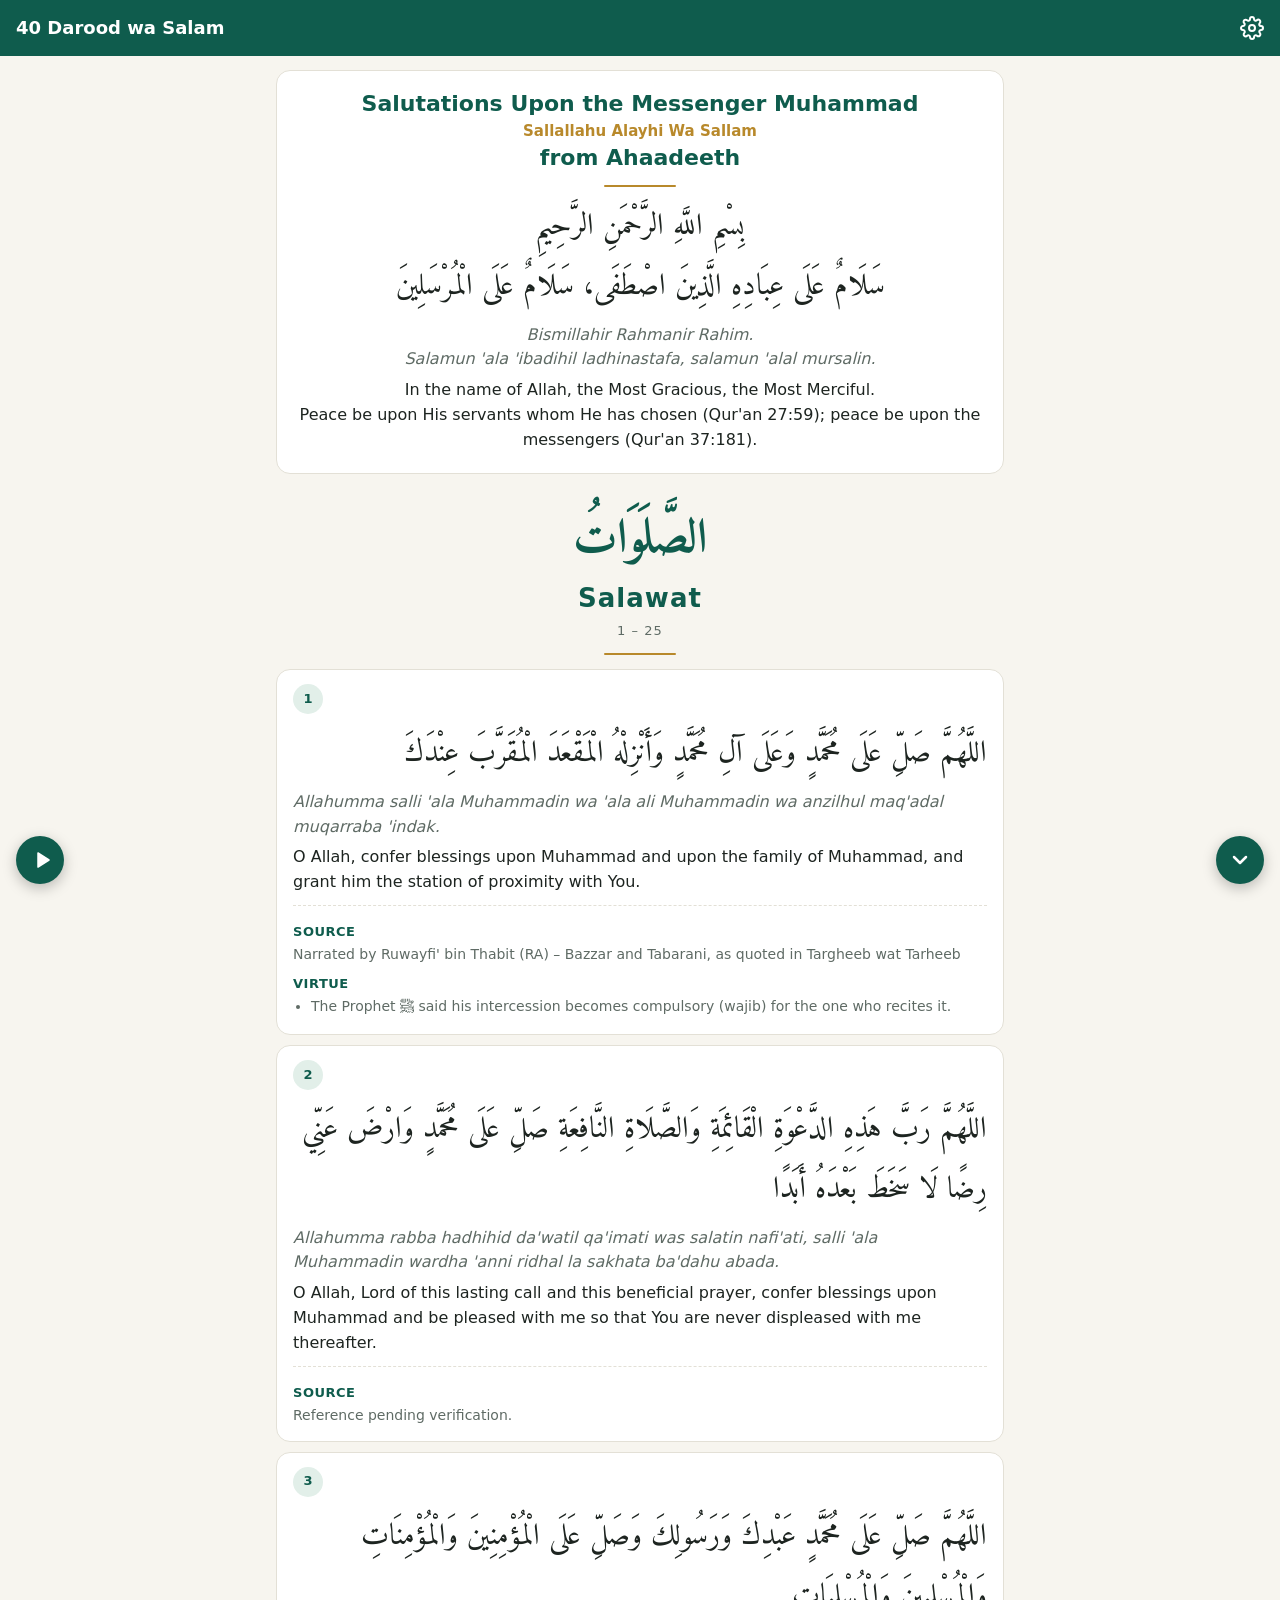
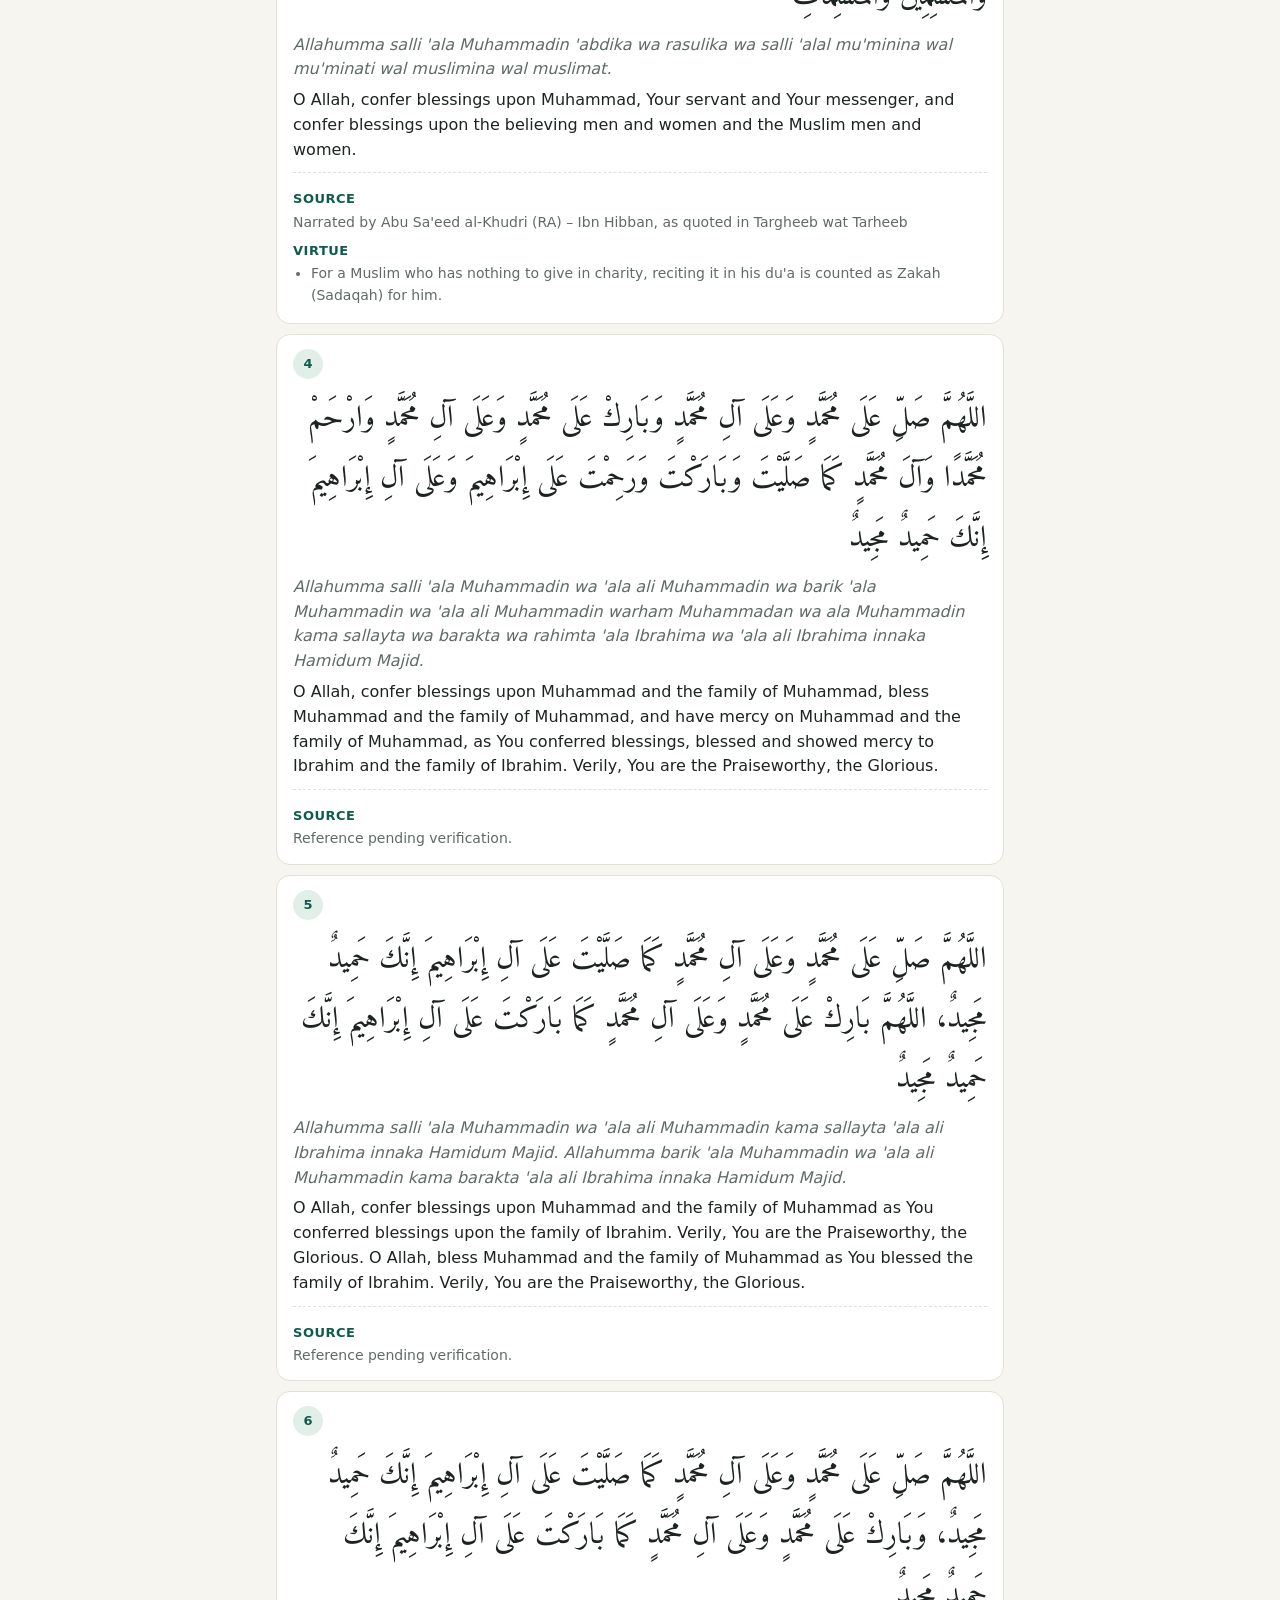
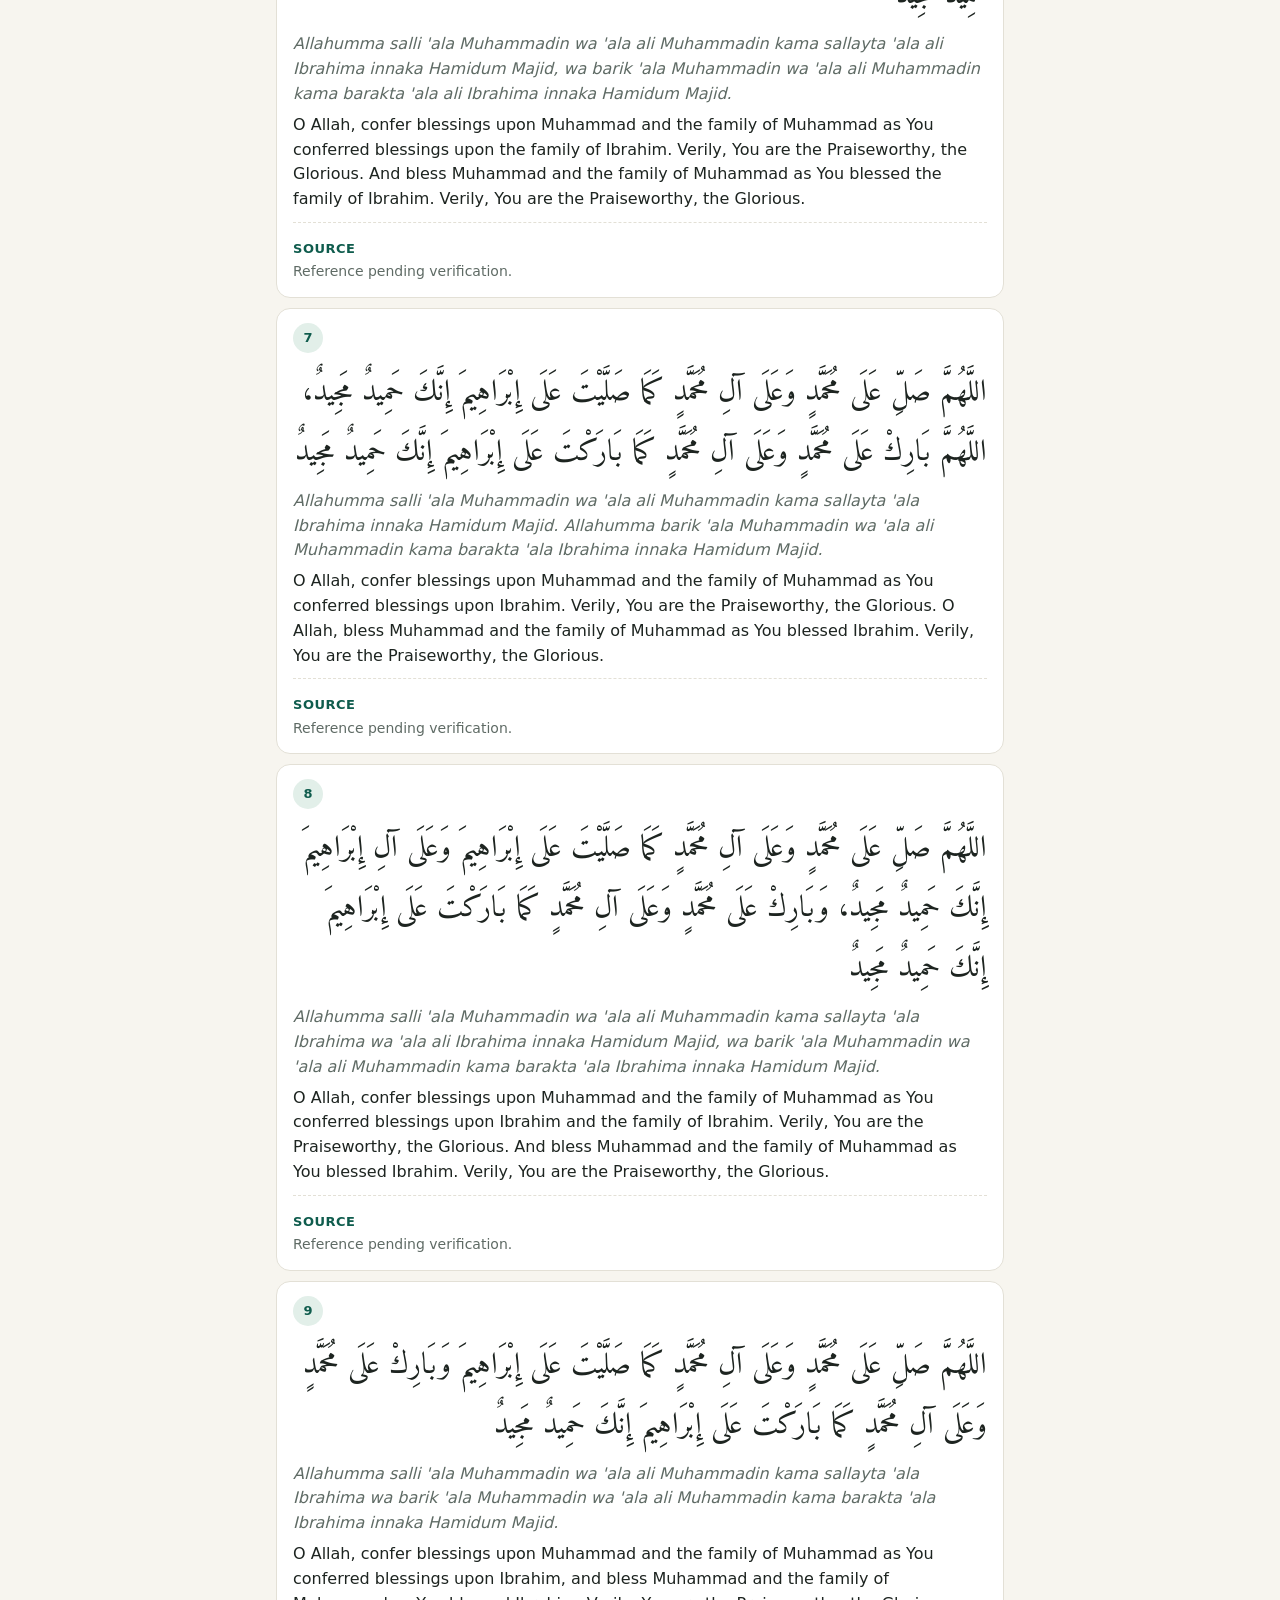
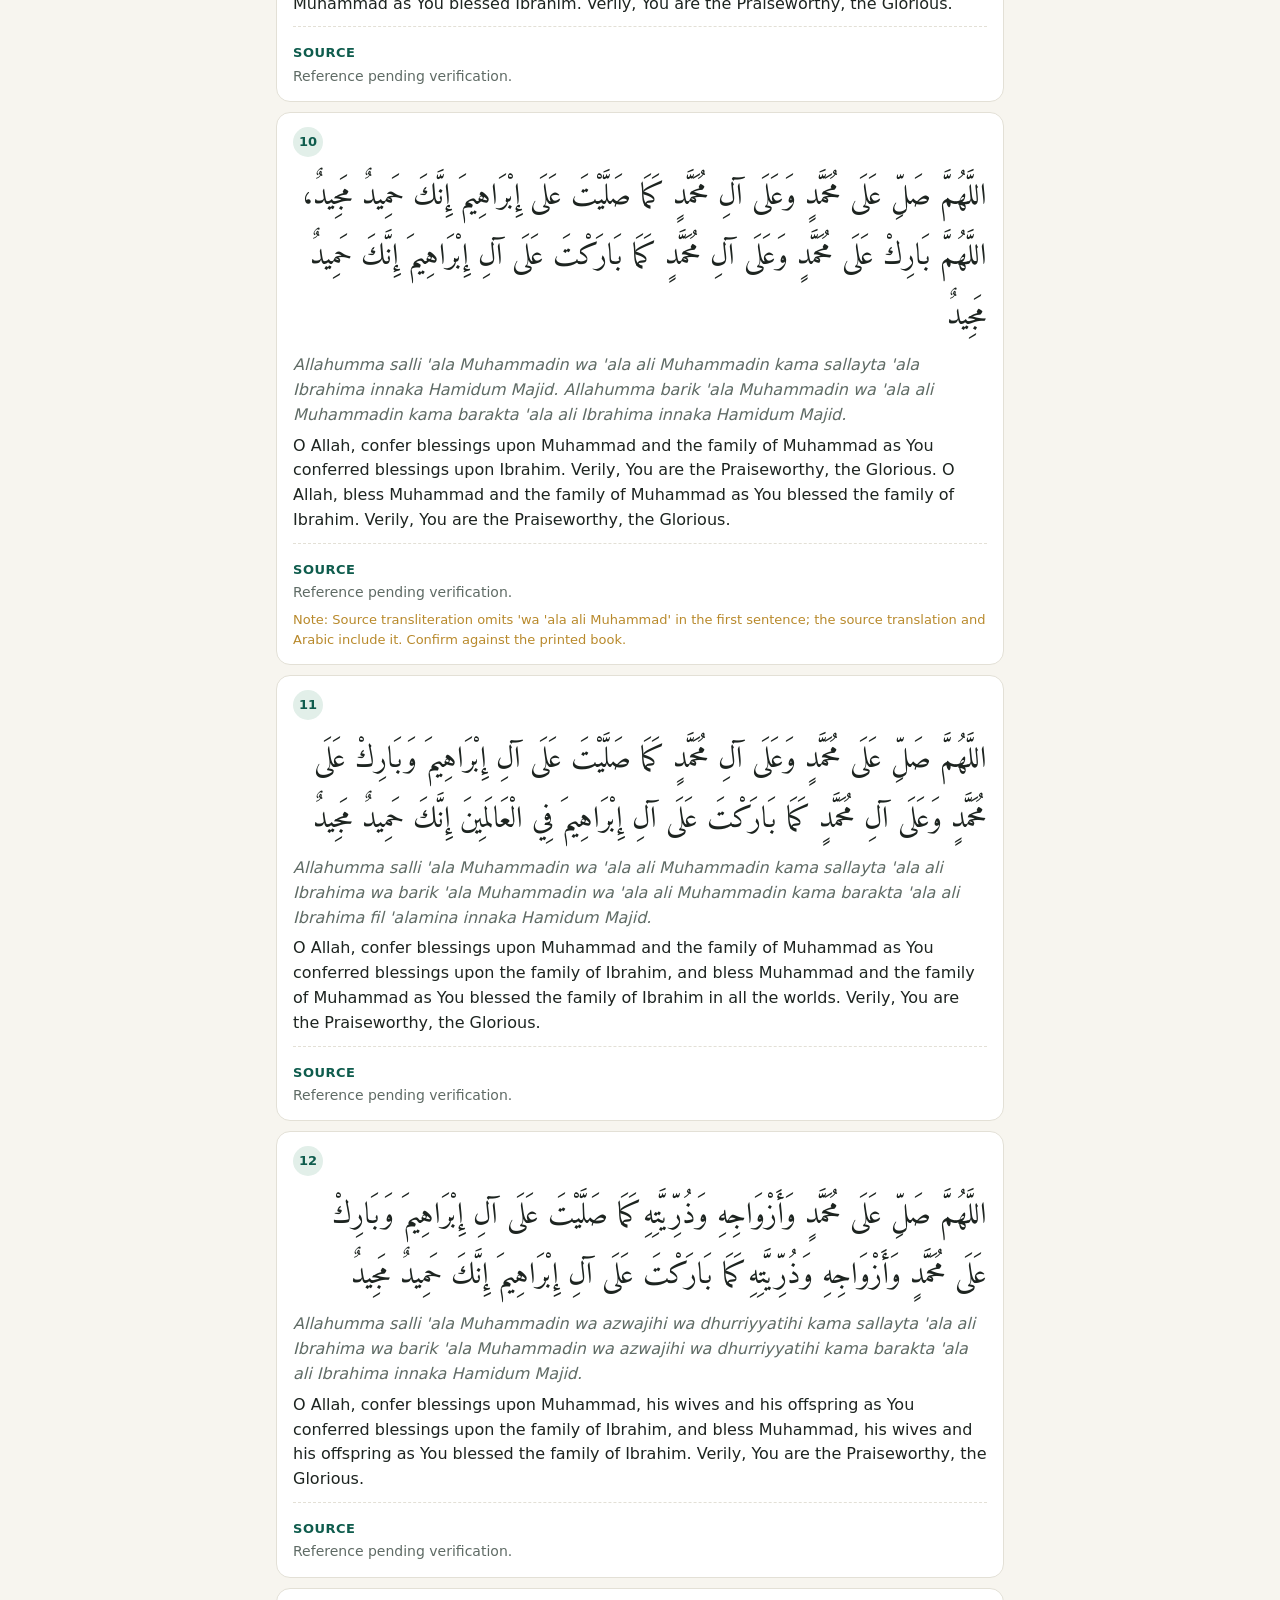
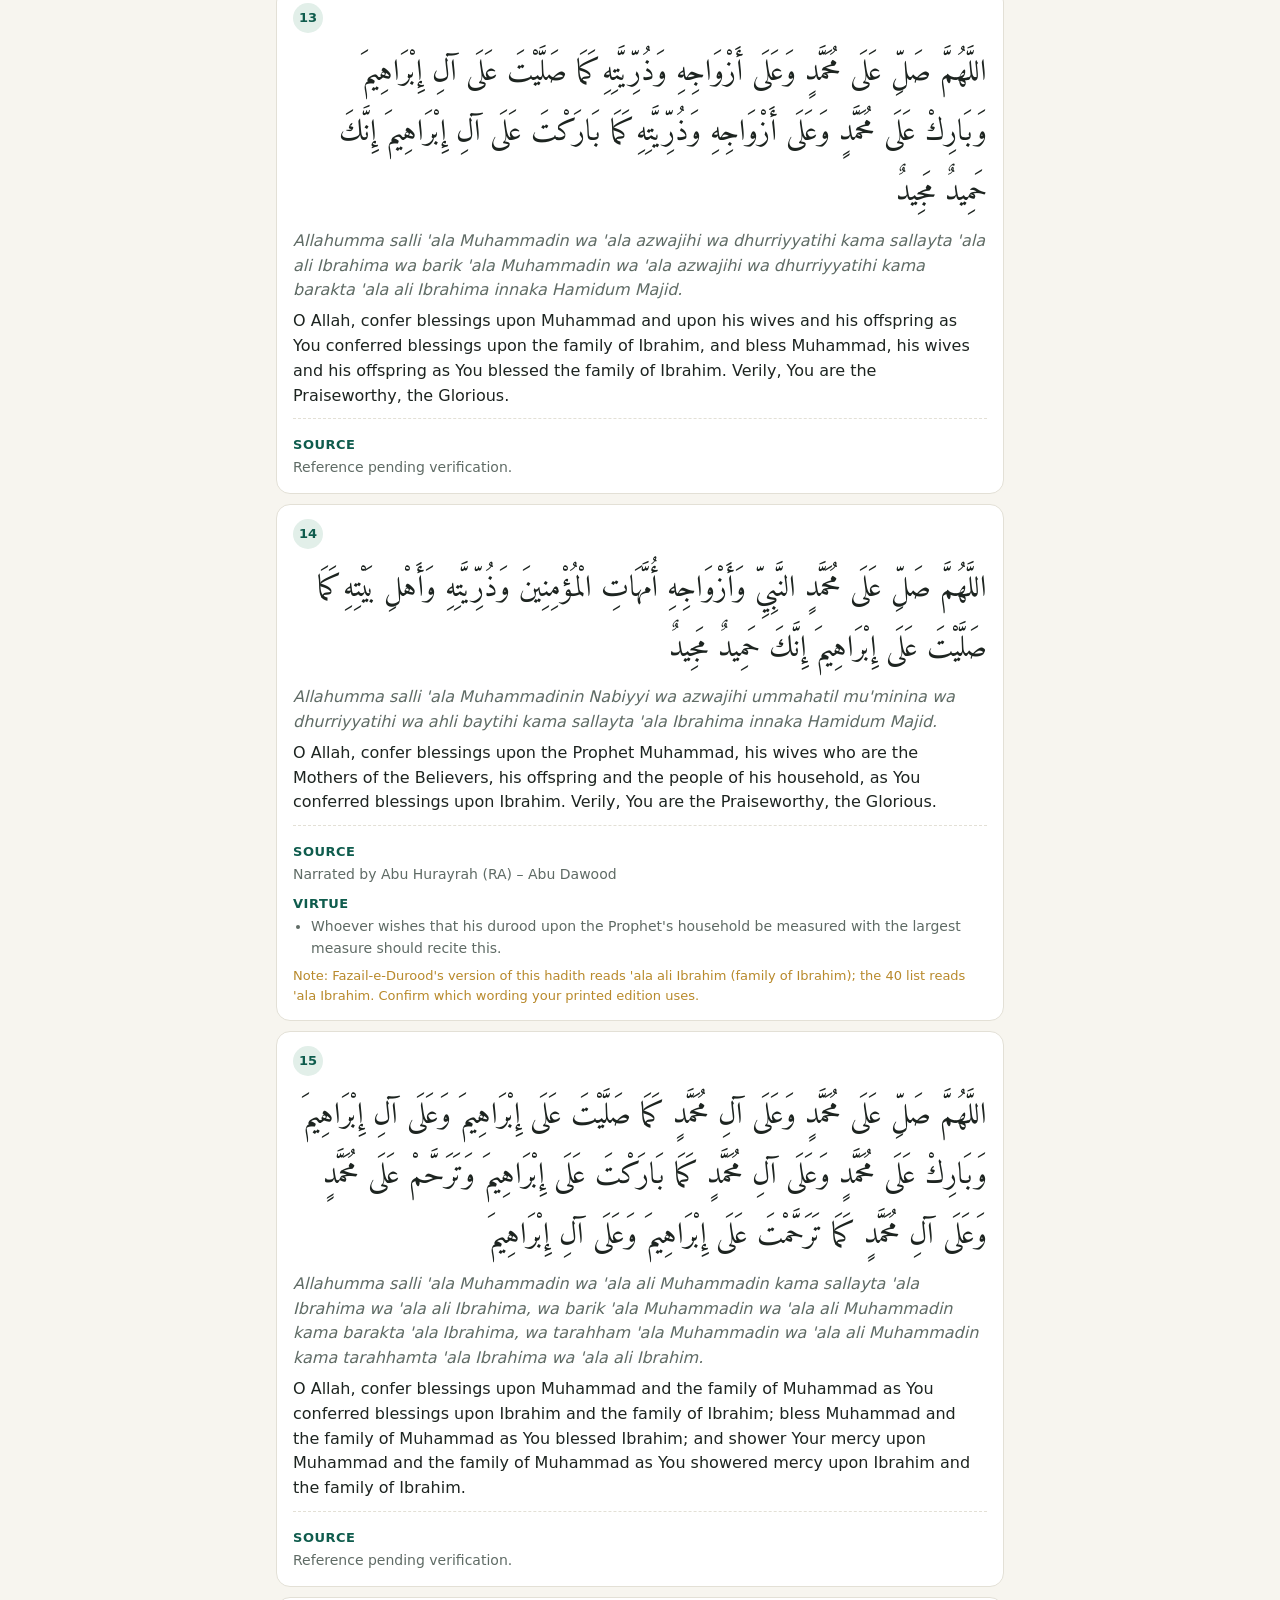
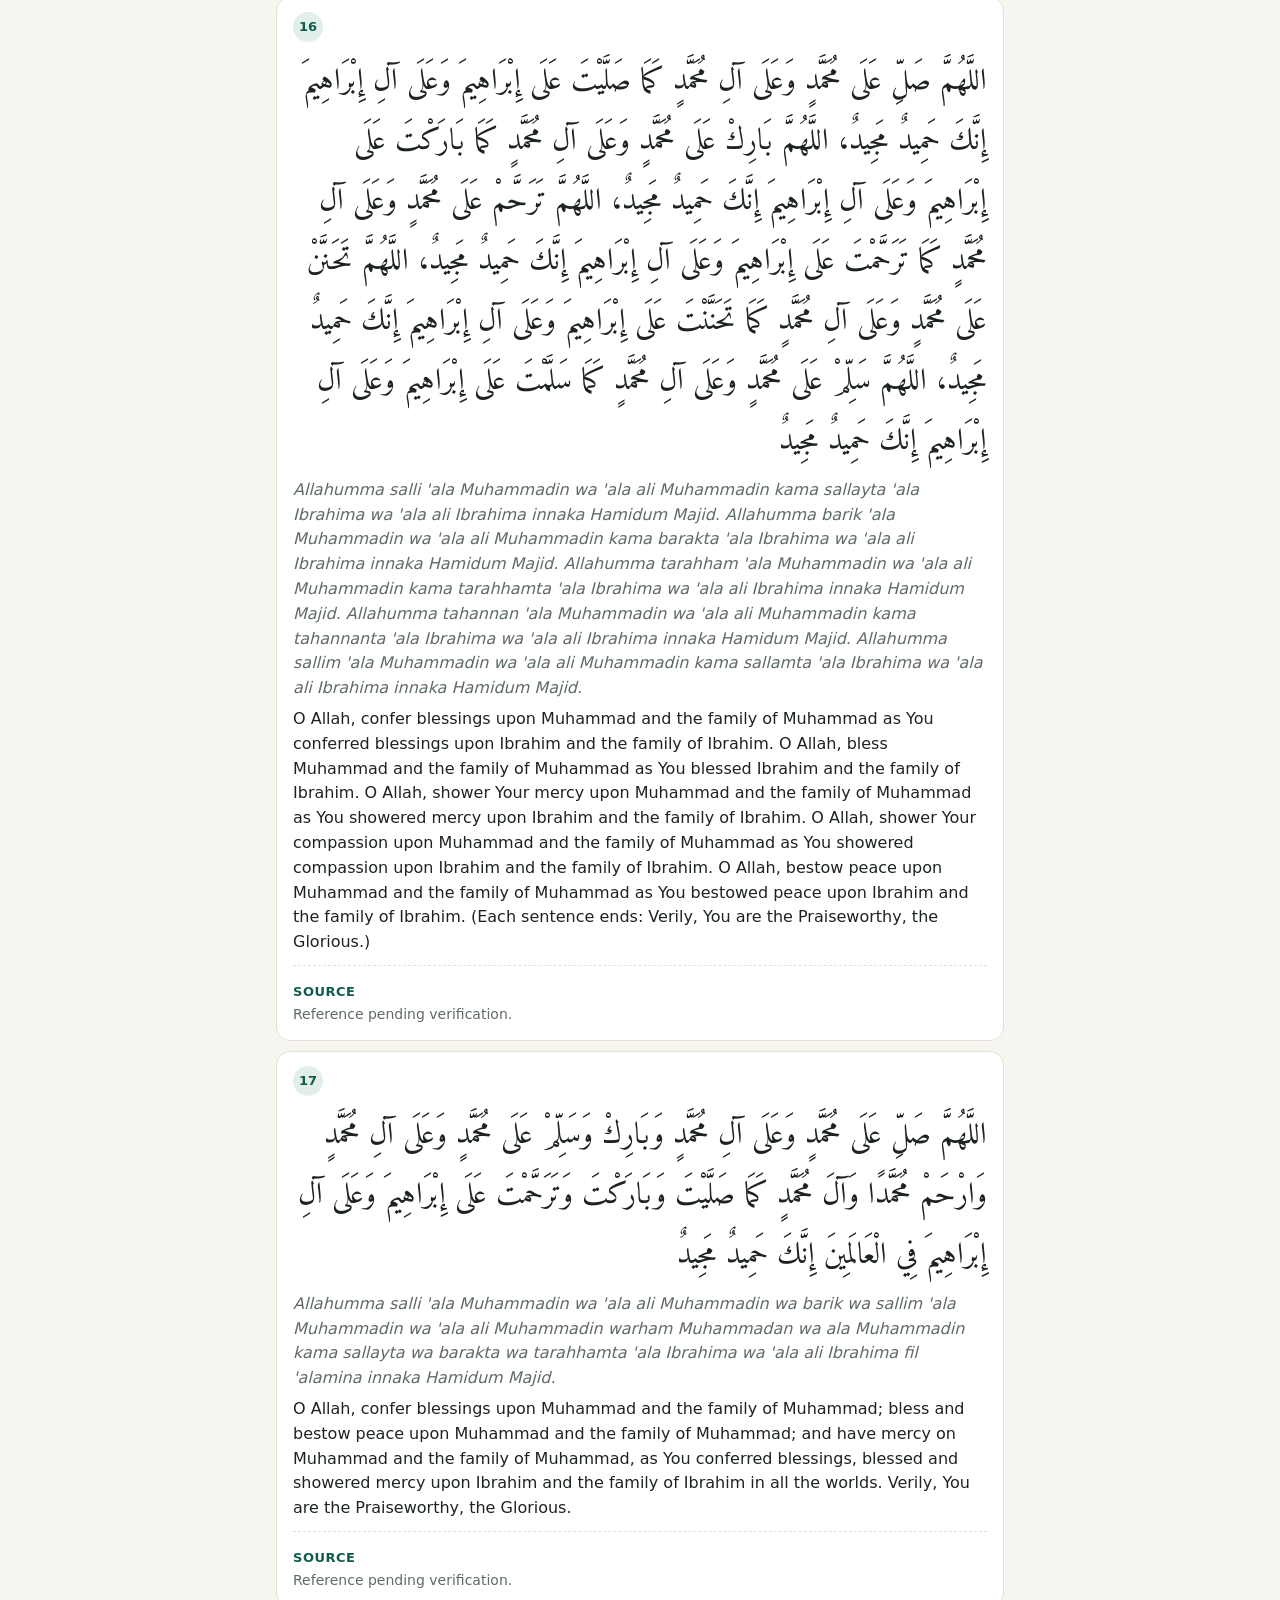
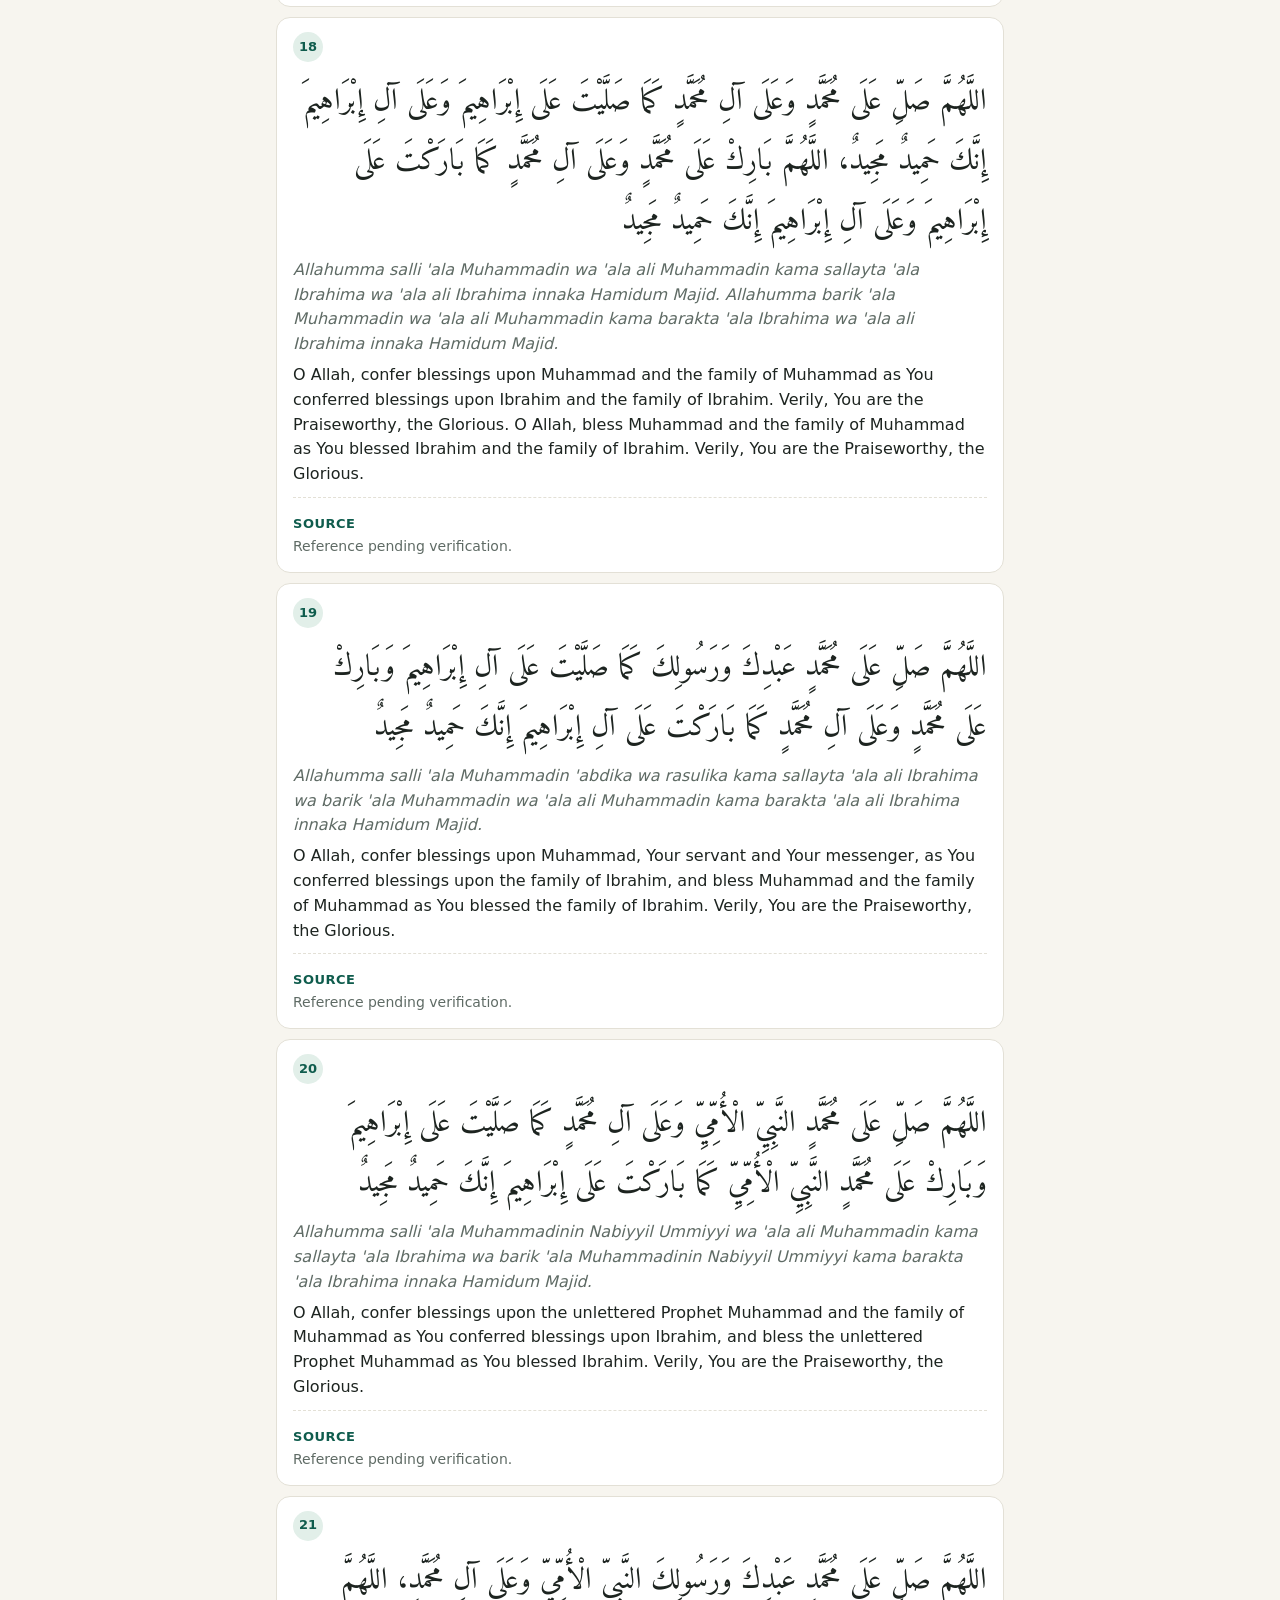
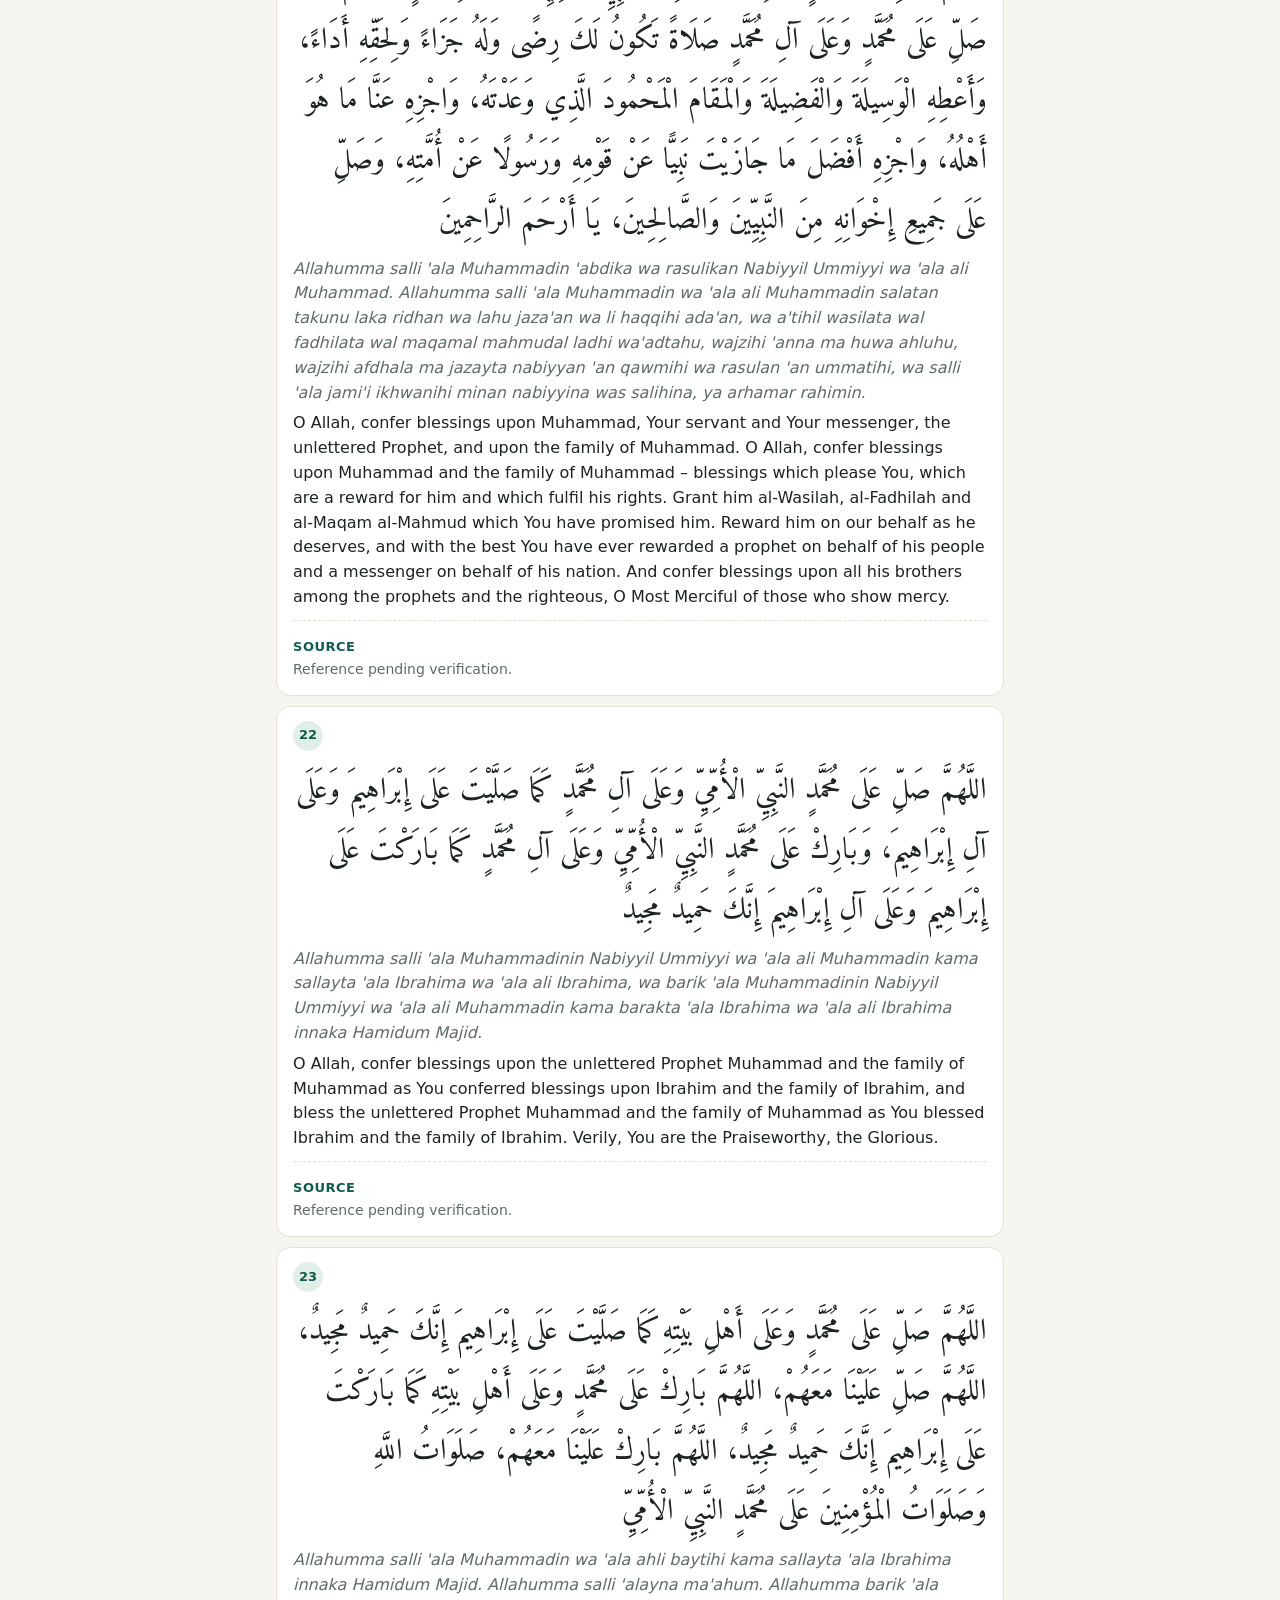
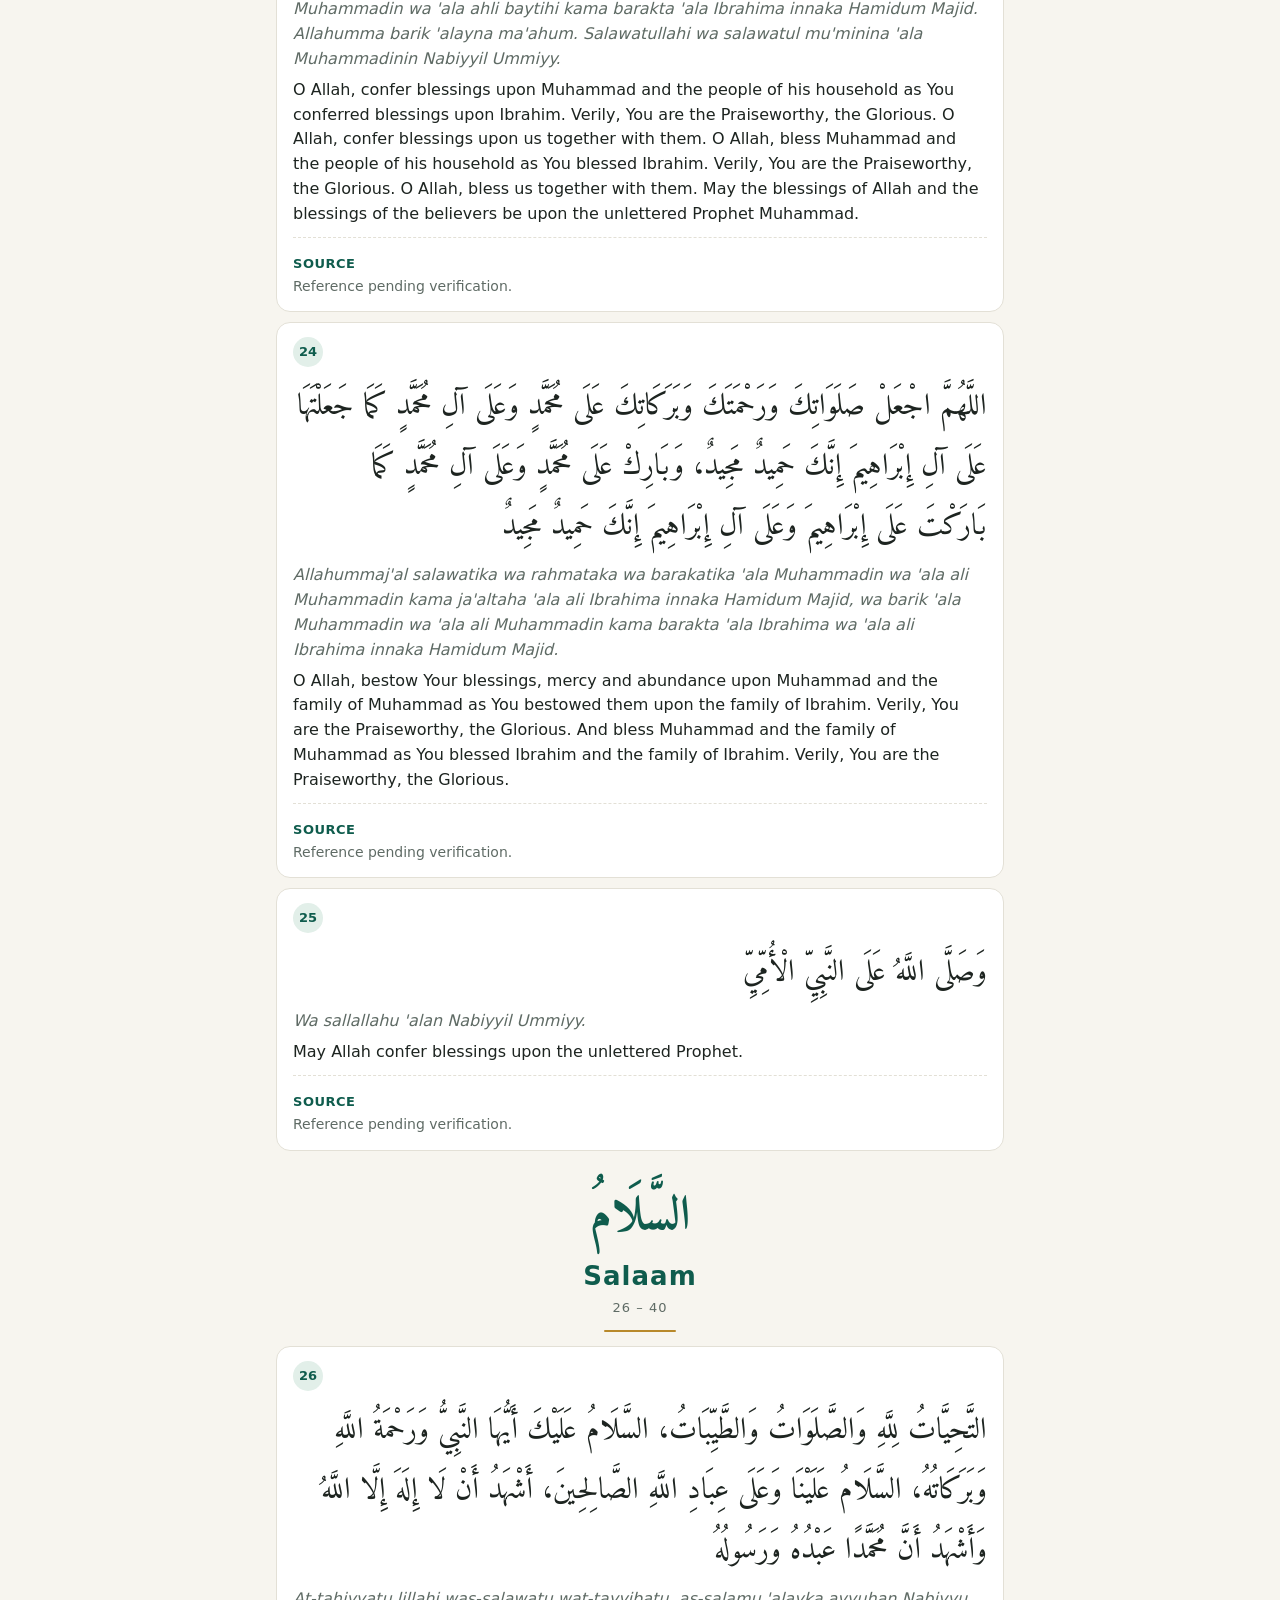
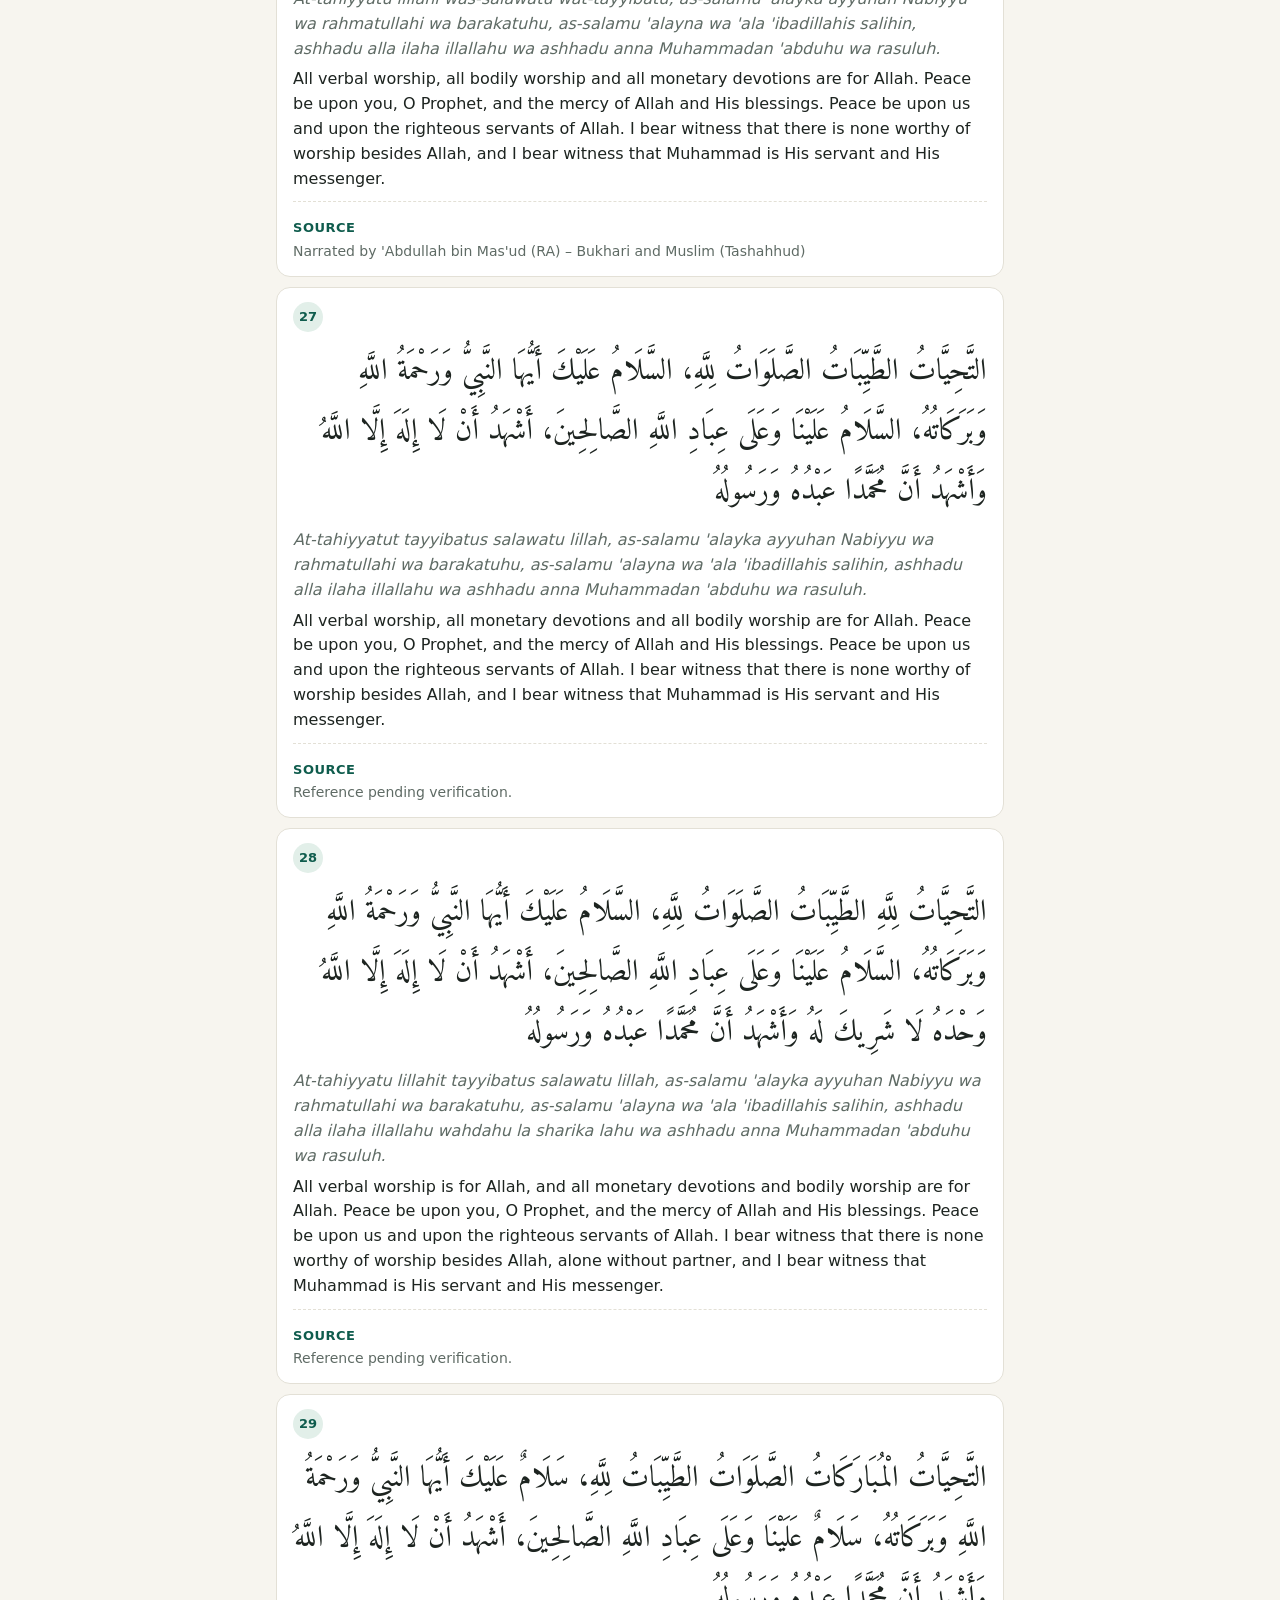
<file: index.html>
<!doctype html>
<html lang="en">
<head>
  <meta charset="utf-8">
  <meta name="viewport" content="width=device-width, initial-scale=1, viewport-fit=cut">
  <meta name="theme-color" content="#0f5c4d">
  <meta name="description" content="40 Darood wa Salam – 40 salawat and salaam upon the Prophet ﷺ to recite daily, offline.">
  <title>40 Darood wa Salam</title>
  <link rel="manifest" href="manifest.webmanifest">
  <link rel="icon" href="icons/favicon-64.png" type="image/png">
  <link rel="apple-touch-icon" href="icons/apple-touch-icon.png">
  <link rel="stylesheet" href="styles.css">
</head>
<body>
  <header class="bar">
    <h1>40 Darood wa Salam</h1>
    <div class="menu-wrap">
      <button class="icon-btn" id="menuBtn" aria-label="Menu" aria-haspopup="menu">
        <svg viewBox="0 0 24 24"><circle cx="12" cy="12" r="3"/><path d="M19.4 15a1.65 1.65 0 0 0 .33 1.82l.06.06a2 2 0 0 1 0 2.83 2 2 0 0 1-2.83 0l-.06-.06a1.65 1.65 0 0 0-1.82-.33 1.65 1.65 0 0 0-1 1.51V21a2 2 0 0 1-2 2 2 2 0 0 1-2-2v-.09A1.65 1.65 0 0 0 9 19.4a1.65 1.65 0 0 0-1.82.33l-.06.06a2 2 0 0 1-2.83 0 2 2 0 0 1 0-2.83l.06-.06a1.65 1.65 0 0 0 .33-1.82 1.65 1.65 0 0 0-1.51-1H3a2 2 0 0 1-2-2 2 2 0 0 1 2-2h.09A1.65 1.65 0 0 0 4.6 9a1.65 1.65 0 0 0-.33-1.82l-.06-.06a2 2 0 0 1 0-2.83 2 2 0 0 1 2.83 0l.06.06a1.65 1.65 0 0 0 1.82.33H9a1.65 1.65 0 0 0 1-1.51V3a2 2 0 0 1 2-2 2 2 0 0 1 2 2v.09a1.65 1.65 0 0 0 1 1.51 1.65 1.65 0 0 0 1.82-.33l.06-.06a2 2 0 0 1 2.83 0 2 2 0 0 1 0 2.83l-.06.06a1.65 1.65 0 0 0-.33 1.82V9a1.65 1.65 0 0 0 1.51 1H21a2 2 0 0 1 2 2 2 2 0 0 1-2 2h-.09a1.65 1.65 0 0 0-1.51 1z"/></svg>
      </button>
      <div class="menu" id="menu" role="menu" hidden>
        <button role="menuitem" id="openSettings">Settings</button>
        <button role="menuitem" id="openAbout">About</button>
        <button role="menuitem" id="shareApp">Share app</button>
      </div>
    </div>
    <div class="auto-bar" id="autoBar"></div>
  </header>

  <main id="main"></main>

  <div class="page-pos" id="pagePos"></div>
  <div class="toast" id="toast" role="status" hidden></div>

  <button class="fab play" id="autoBtn" aria-label="Start auto scroll">
    <svg class="i-play" viewBox="0 0 24 24"><path d="M8 5l11 7-11 7z"/></svg>
    <svg class="i-pause" viewBox="0 0 24 24"><path d="M8 5v14M16 5v14"/></svg>
  </button>
  <div class="fab-stack">
    <button class="fab" id="toTop" aria-label="Scroll to top" hidden>
      <svg viewBox="0 0 24 24"><path d="M6 15l6-6 6 6"/></svg>
    </button>
    <button class="fab" id="toBottom" aria-label="Scroll to bottom" hidden>
      <svg viewBox="0 0 24 24"><path d="M6 9l6 6 6-6"/></svg>
    </button>
  </div>

  <dialog id="settings">
    <form method="dialog">
      <h2>Settings</h2>
      <p class="hint">Tap any durood to mark it while you recite; the app remembers your place. Use ▶ to move through them automatically.</p>
      <label>Theme
        <select id="themeSel">
          <option value="auto">System</option>
          <option value="light">Light</option>
          <option value="sepia">Sepia</option>
          <option value="ocean">Ocean</option>
          <option value="rose">Rose</option>
          <option value="lavender">Lavender</option>
          <option value="emerald">Emerald</option>
          <option value="dark">Dark</option>
          <option value="midnight">Midnight</option>
          <option value="black">Black (AMOLED)</option>
        </select>
      </label>
      <label>Reading
        <select id="dirSel">
          <option value="vertical">Vertical (scroll down)</option>
          <option value="horizontal">Sideways (swipe left → right)</option>
        </select>
      </label>
      <fieldset class="fonts">
        <legend>Arabic font</legend>
        <label class="font-opt"><input type="radio" name="font" value="amiri"><span class="sample" style="font-family: Amiri">صَلِّ عَلَى مُحَمَّدٍ</span><span class="fname">Amiri</span></label>
        <label class="font-opt"><input type="radio" name="font" value="scheherazade"><span class="sample" style="font-family: 'Scheherazade New'">صَلِّ عَلَى مُحَمَّدٍ</span><span class="fname">Scheherazade</span></label>
        <label class="font-opt"><input type="radio" name="font" value="noto-naskh"><span class="sample" style="font-family: 'Noto Naskh Arabic'">صَلِّ عَلَى مُحَمَّدٍ</span><span class="fname">Noto Naskh</span></label>
        <label class="font-opt"><input type="radio" name="font" value="lateef"><span class="sample" style="font-family: Lateef">صَلِّ عَلَى مُحَمَّدٍ</span><span class="fname">Lateef</span></label>
        <label class="font-opt"><input type="radio" name="font" value="system"><span class="sample" style="font-family: 'Traditional Arabic', 'Geeza Pro', serif">صَلِّ عَلَى مُحَمَّدٍ</span><span class="fname">Device default</span></label>
      </fieldset>
      <label>Arabic size <span id="sizeVal"></span>
        <input type="range" id="sizeRange" min="20" max="48" step="2">
      </label>
      <label>Auto scroll – time per durood
        <select id="autoSel">
          <option value="10">10 seconds</option>
          <option value="15">15 seconds</option>
          <option value="20">20 seconds</option>
          <option value="30">30 seconds</option>
          <option value="45">45 seconds</option>
          <option value="60">1 minute</option>
          <option value="90">1½ minutes</option>
          <option value="120">2 minutes</option>
        </select>
      </label>
      <label class="check"><input type="checkbox" id="showTr"> Show transliteration</label>
      <label class="check"><input type="checkbox" id="showEn"> Show translation</label>
      <label class="check"><input type="checkbox" id="showSrc"> Show source &amp; benefits</label>
      <p class="hint" id="offlineStatus"></p>
      <button class="primary">Done</button>
    </form>
  </dialog>

  <dialog id="about">
    <form method="dialog">
      <h2>About</h2>
      <div id="aboutBody" class="about-body"></div>
      <button class="primary">Close</button>
    </form>
  </dialog>

  <script src="app.js"></script>
</body>
</html>
</file>
<file: styles.css>
@font-face {
  font-family: "Amiri";
  src: url("fonts/amiri-400.woff2") format("woff2");
  font-weight: 400;
  font-display: swap;
}
@font-face {
  font-family: "Amiri";
  src: url("fonts/amiri-700.woff2") format("woff2");
  font-weight: 700;
  font-display: swap;
}

@font-face {
  font-family: "Scheherazade New";
  src: url("fonts/scheherazade-400.woff2") format("woff2");
  font-weight: 400;
  font-display: swap;
}
@font-face {
  font-family: "Scheherazade New";
  src: url("fonts/scheherazade-700.woff2") format("woff2");
  font-weight: 700;
  font-display: swap;
}
@font-face {
  font-family: "Noto Naskh Arabic";
  src: url("fonts/noto-naskh-400.woff2") format("woff2");
  font-weight: 400;
  font-display: swap;
}
@font-face {
  font-family: "Noto Naskh Arabic";
  src: url("fonts/noto-naskh-700.woff2") format("woff2");
  font-weight: 700;
  font-display: swap;
}
@font-face {
  font-family: "Lateef";
  src: url("fonts/lateef-400.woff2") format("woff2");
  font-weight: 400;
  font-display: swap;
}
@font-face {
  font-family: "Lateef";
  src: url("fonts/lateef-700.woff2") format("woff2");
  font-weight: 700;
  font-display: swap;
}

:root {
  --bg: #f7f5ef;
  --surface: #ffffff;
  --text: #1d2420;
  --muted: #5f6b65;
  --accent: #0f5c4d;
  --accent-soft: #e2efe9;
  --border: #e3e0d6;
  --gold: #b8892b;
  --bar: #0f5c4d;
  --highlight: #eef6f1;
  --on-accent: #fff;
  --ar-size: 30px;
  --ar-font: "Amiri", "Traditional Arabic", serif;
  color-scheme: light;
}
:root[data-theme="sepia"] {
  --bg: #f3e9d2;
  --surface: #fbf4e4;
  --text: #3b2f20;
  --muted: #7a6a52;
  --accent: #7a4f1d;
  --accent-soft: #eddcbc;
  --border: #e2d2b0;
  --bar: #7a4f1d;
  --highlight: #f6e8cc;
}
:root[data-theme="dark"] {
  --bg: #0e1412;
  --surface: #172019;
  --text: #e7ece9;
  --muted: #9aa8a1;
  --accent: #5cc3a6;
  --accent-soft: #1f342d;
  --border: #26332d;
  --gold: #d9b45a;
  --bar: #12332b;
  --highlight: #1a2c25;
  --on-accent: #0e1412;
  color-scheme: dark;
}
:root[data-theme="ocean"] {
  --bg: #eef4f8;
  --surface: #ffffff;
  --text: #17242e;
  --muted: #5a6b78;
  --accent: #1d5f8a;
  --accent-soft: #dceaf3;
  --border: #d6e2ea;
  --bar: #1d5f8a;
  --highlight: #e8f2f9;
}
:root[data-theme="rose"] {
  --bg: #faf1f1;
  --surface: #fffafa;
  --text: #33201f;
  --muted: #7c6260;
  --accent: #9a3b47;
  --accent-soft: #f3dfe0;
  --border: #ecd9d9;
  --bar: #9a3b47;
  --highlight: #fbe9ea;
}
:root[data-theme="lavender"] {
  --bg: #f4f2fa;
  --surface: #ffffff;
  --text: #241f33;
  --muted: #6a6380;
  --accent: #5b4a9a;
  --accent-soft: #e6e1f4;
  --border: #e0dcee;
  --bar: #5b4a9a;
  --highlight: #efebfa;
}
:root[data-theme="midnight"] {
  --bg: #0c1220;
  --surface: #141c2e;
  --text: #e4e9f3;
  --muted: #95a1b8;
  --accent: #7fa8e8;
  --accent-soft: #1d2a44;
  --border: #23304a;
  --gold: #d9b45a;
  --bar: #111a2c;
  --highlight: #18243b;
  --on-accent: #0c1220;
  color-scheme: dark;
}
:root[data-theme="black"] {
  --bg: #000000;
  --surface: #0b0b0b;
  --text: #ececec;
  --muted: #9a9a9a;
  --accent: #5cc3a6;
  --accent-soft: #14231e;
  --border: #1f1f1f;
  --gold: #d9b45a;
  --bar: #000000;
  --highlight: #10201b;
  --on-accent: #000000;
  color-scheme: dark;
}
/* Deep emerald with gold accents. */
:root[data-theme="emerald"] {
  --bg: #04291f;
  --surface: #073a2c;
  --text: #f3efe2;
  --muted: #b5c7bb;
  --accent: #e0bd5f;
  --accent-soft: #0d4b39;
  --border: #0f4a38;
  --gold: #e0bd5f;
  --bar: #022219;
  --highlight: #0b4a37;
  --on-accent: #04291f;
  color-scheme: dark;
}

:root[data-ar-font="scheherazade"] { --ar-font: "Scheherazade New", serif; }
:root[data-ar-font="noto-naskh"] { --ar-font: "Noto Naskh Arabic", serif; }
:root[data-ar-font="lateef"] { --ar-font: "Lateef", serif; }
:root[data-ar-font="system"] { --ar-font: "Traditional Arabic", "Geeza Pro", "Noto Naskh Arabic UI", serif; }

@media (prefers-color-scheme: dark) {
  :root[data-theme="auto"] {
    --bg: #0e1412;
    --surface: #172019;
    --text: #e7ece9;
    --muted: #9aa8a1;
    --accent: #5cc3a6;
    --accent-soft: #1f342d;
    --border: #26332d;
    --gold: #d9b45a;
    --bar: #12332b;
    --highlight: #1a2c25;
    --on-accent: #0e1412;
    color-scheme: dark;
  }
}

* { box-sizing: border-box; }
html, body { margin: 0; }
body {
  background: var(--bg);
  color: var(--text);
  font: 16px/1.55 system-ui, -apple-system, "Segoe UI", Roboto, sans-serif;
  padding-bottom: env(safe-area-inset-bottom);
  -webkit-tap-highlight-color: transparent;
}
button { font: inherit; color: inherit; cursor: pointer; }

.bar {
  position: sticky; top: 0; z-index: 5;
  display: flex; align-items: center; gap: 4px;
  padding: calc(8px + env(safe-area-inset-top)) 8px 8px 16px;
  background: var(--bar); color: #fff;
}
.bar h1 { flex: 1; margin: 0; font-size: 18px; font-weight: 600; white-space: nowrap; overflow: hidden; text-overflow: ellipsis; }
.icon-btn { background: none; border: 0; padding: 8px; border-radius: 50%; display: grid; place-items: center; }
.icon-btn svg { width: 24px; height: 24px; fill: none; stroke: currentColor; stroke-width: 2; stroke-linecap: round; stroke-linejoin: round; }
.icon-btn:active { background: rgba(255,255,255,.15); }
.menu-wrap { position: relative; }
.menu {
  position: absolute; right: 0; top: calc(100% + 6px); z-index: 10; min-width: 190px;
  background: var(--surface); color: var(--text); border: 1px solid var(--border);
  border-radius: 12px; padding: 6px; box-shadow: 0 8px 24px rgba(0,0,0,.18);
  display: grid;
}
.menu button { background: none; border: 0; text-align: left; padding: 10px 12px; border-radius: 8px; font-size: 15px; }
.menu button:active, .menu button:hover { background: var(--accent-soft); }

main { max-width: 760px; margin: 0 auto; padding: 4px 16px 48px; }

.card {
  background: var(--surface); border: 1px solid var(--border);
  border-radius: 14px; padding: 14px 16px; margin: 10px 0;
  cursor: pointer; transition: background .2s, border-color .2s, box-shadow .2s;
}
.card.current {
  background: var(--highlight); border-color: var(--accent);
  box-shadow: inset 4px 0 0 var(--accent);
}

.meta { display: flex; align-items: center; gap: 8px; font-size: 13px; color: var(--muted); }
.num {
  min-width: 30px; height: 30px; border-radius: 50%; display: grid; place-items: center;
  background: var(--accent-soft); color: var(--accent); font-weight: 700; font-size: 13px;
}
.card.current .num { background: var(--accent); color: var(--on-accent); }

.ar {
  font-family: var(--ar-font);
  font-size: var(--ar-size); line-height: 2; direction: rtl; text-align: right;
  margin: 10px 0 6px;
}
.tr { font-style: italic; color: var(--muted); margin: 6px 0; }
.en { margin: 6px 0; }
.src { font-size: 14px; color: var(--muted); border-top: 1px dashed var(--border); margin-top: 10px; padding-top: 8px; }
.src h3 { font-size: 13px; text-transform: uppercase; letter-spacing: .04em; margin: 8px 0 2px; color: var(--accent); }
.src ul { margin: 2px 0; padding-left: 18px; }
.note { font-size: 13px; color: var(--gold); margin-top: 6px; }

.section-head { margin: 22px 0 4px; font-size: 14px; text-transform: uppercase; letter-spacing: .06em; color: var(--accent); }
.section-title { text-align: center; margin: 28px 0 14px; color: var(--accent); }
.section-title .st-ar { font-family: var(--ar-font); font-size: calc(var(--ar-size) + 18px); font-weight: 700; line-height: 1.6; }
.section-title .st-en { font-size: 26px; font-weight: 700; letter-spacing: .04em; }
.section-title .st-range { font-size: 13px; color: var(--muted); letter-spacing: .08em; margin-top: 2px; }
.section-title::after { content: ""; display: block; width: 72px; height: 2px; margin: 12px auto 0; background: var(--gold); border-radius: 2px; }
body.horizontal .section-title { margin: 4px 0 18px; }

.card.extra { cursor: default; }
.opening { text-align: center; }
.opening .ar { text-align: center; }
.opening .ar, .opening .tr, .opening .en { white-space: pre-line; }
.opening-title { margin: 4px 0 6px; font-size: 22px; line-height: 1.35; color: var(--accent); }
.opening-title .pbuh { display: block; font-size: 15px; font-weight: 600; color: var(--gold); margin: 2px 0; }
.opening-title::after { content: ""; display: block; width: 72px; height: 2px; margin: 12px auto 0; background: var(--gold); border-radius: 2px; }
.section-title.small { margin: 4px 0 10px; }
.section-title.small .st-en { font-size: 22px; }
.verse { margin: 0 0 12px; padding: 12px 14px; border-radius: 10px; background: var(--accent-soft); text-align: center; }
.verse .ar { text-align: center; margin: 0; }
.verse .en { margin: 4px 0; }
.verse cite { display: block; font-size: 13px; color: var(--muted); font-style: normal; }
.virtues ul { padding-left: 18px; margin: 0; }
.spiritual p { margin: 6px 0; }
.spiritual ol { padding-left: 22px; margin: 10px 0 0; }
.spiritual ol > li { margin: 14px 0; }
.spiritual ol > li::marker { color: var(--accent); font-weight: 700; }
.spiritual h3 { margin: 0 0 4px; font-size: 16px; color: var(--accent); }
.spiritual ul { padding-left: 18px; margin: 6px 0; }
.virtues li { margin: 6px 0; }

.empty { text-align: center; color: var(--muted); padding: 40px 0; }

.fab {
  width: 48px; height: 48px; border-radius: 50%; border: 0;
  background: var(--accent); color: var(--on-accent);
  display: grid; place-items: center; box-shadow: 0 4px 14px rgba(0,0,0,.25);
}
.fab svg { width: 24px; height: 24px; fill: none; stroke: currentColor; stroke-width: 2.5; stroke-linecap: round; stroke-linejoin: round; }
.fab-stack {
  position: fixed; right: 16px; bottom: calc(16px + env(safe-area-inset-bottom)); z-index: 5;
  display: grid; gap: 10px;
}
.fab.play { position: fixed; left: 16px; bottom: calc(16px + env(safe-area-inset-bottom)); z-index: 5; }
.fab.play .i-play { fill: currentColor; stroke-width: 1.5; margin-left: 3px; }
.fab.play .i-pause { display: none; }
body.auto .fab.play .i-play { display: none; }
body.auto .fab.play .i-pause { display: block; }

.auto-bar { position: absolute; left: 0; bottom: 0; height: 3px; width: 0; background: var(--gold); }
@keyframes auto-progress { from { width: 0; } to { width: 100%; } }

.card[data-id] { scroll-margin-top: 72px; }

fieldset.fonts { border: 0; padding: 0; margin: 0; min-width: 0; display: grid; grid-template-columns: repeat(2, minmax(0, 1fr)); gap: 8px; }
fieldset.fonts legend { font-size: 14px; padding: 0; margin-bottom: 6px; }
.font-opt {
  display: grid !important; gap: 0 !important; justify-items: center; cursor: pointer; min-width: 0; position: relative;
  border: 1px solid var(--border); border-radius: 10px; padding: 6px 8px; background: var(--bg);
}
.font-opt input { position: absolute; opacity: 0; pointer-events: none; }
.font-opt .sample { font-size: 20px; line-height: 1.7; direction: rtl; white-space: nowrap; max-width: 100%; overflow: hidden; }
.font-opt .fname { font-size: 12px; color: var(--muted); }
.font-opt:has(input:checked) { border-color: var(--accent); box-shadow: 0 0 0 2px var(--accent) inset; background: var(--highlight); }
.font-opt:has(input:focus-visible) { outline: 2px solid var(--accent); outline-offset: 2px; }

dialog form { max-height: 85vh; overflow-y: auto; overflow-x: hidden; }

.page-pos { display: none; }

/* Sideways reading: one durood per screen, swiped horizontally. */
body.horizontal { height: 100dvh; display: flex; flex-direction: column; overflow: hidden; }
body.horizontal main {
  flex: 1; min-height: 0; max-width: none; margin: 0; padding: 0;
  display: flex; overflow-x: auto; overflow-y: hidden; direction: rtl;
  scroll-snap-type: x mandatory; overscroll-behavior-x: contain; scrollbar-width: none;
}
body.horizontal main::-webkit-scrollbar { display: none; }
body.horizontal .card {
  flex: 0 0 100%; scroll-snap-align: start; scroll-snap-stop: always; direction: ltr;
  margin: 0; border: 0; border-radius: 0; overflow-y: auto;
  padding: 16px max(16px, calc((100% - 728px) / 2)) 88px;
}
body.horizontal .page-pos {
  display: block; position: fixed; left: 50%; transform: translateX(-50%);
  bottom: calc(26px + env(safe-area-inset-bottom)); z-index: 5;
  background: var(--surface); color: var(--muted); border: 1px solid var(--border);
  border-radius: 999px; padding: 4px 12px; font-size: 13px;
}
body.horizontal #toTop svg { transform: rotate(90deg); }
body.horizontal #toBottom svg { transform: rotate(90deg); }

.toast {
  position: fixed; left: 50%; transform: translateX(-50%); z-index: 20;
  bottom: calc(80px + env(safe-area-inset-bottom));
  background: var(--text); color: var(--bg); padding: 8px 16px; border-radius: 999px; font-size: 14px;
}

.about-body { max-height: 65vh; overflow-y: auto; font-size: 14px; }
.about-body p { margin: 6px 0; }
.about-body ul { padding-left: 18px; }
.about-body .ar { font-size: calc(var(--ar-size) - 4px); }

dialog {
  border: 0; border-radius: 16px; padding: 0; width: min(420px, calc(100% - 32px));
  background: var(--surface); color: var(--text);
}
dialog::backdrop { background: rgba(0,0,0,.4); }
dialog form { padding: 20px; display: grid; gap: 14px; }
dialog h2 { margin: 0; font-size: 18px; line-height: 1.35; }
dialog .hint { margin: -6px 0 0; font-size: 13px; color: var(--muted); }
dialog label { display: grid; gap: 6px; font-size: 14px; }
dialog label.check { display: flex; align-items: center; gap: 10px; }
dialog select, dialog input[type=range] { width: 100%; }
dialog select { padding: 8px; border-radius: 8px; border: 1px solid var(--border); background: var(--bg); color: var(--text); font-size: 15px; }
.primary { background: var(--accent); color: var(--on-accent); border: 0; border-radius: 10px; padding: 10px; font-weight: 600; }

[hidden] { display: none !important; }
</file>
